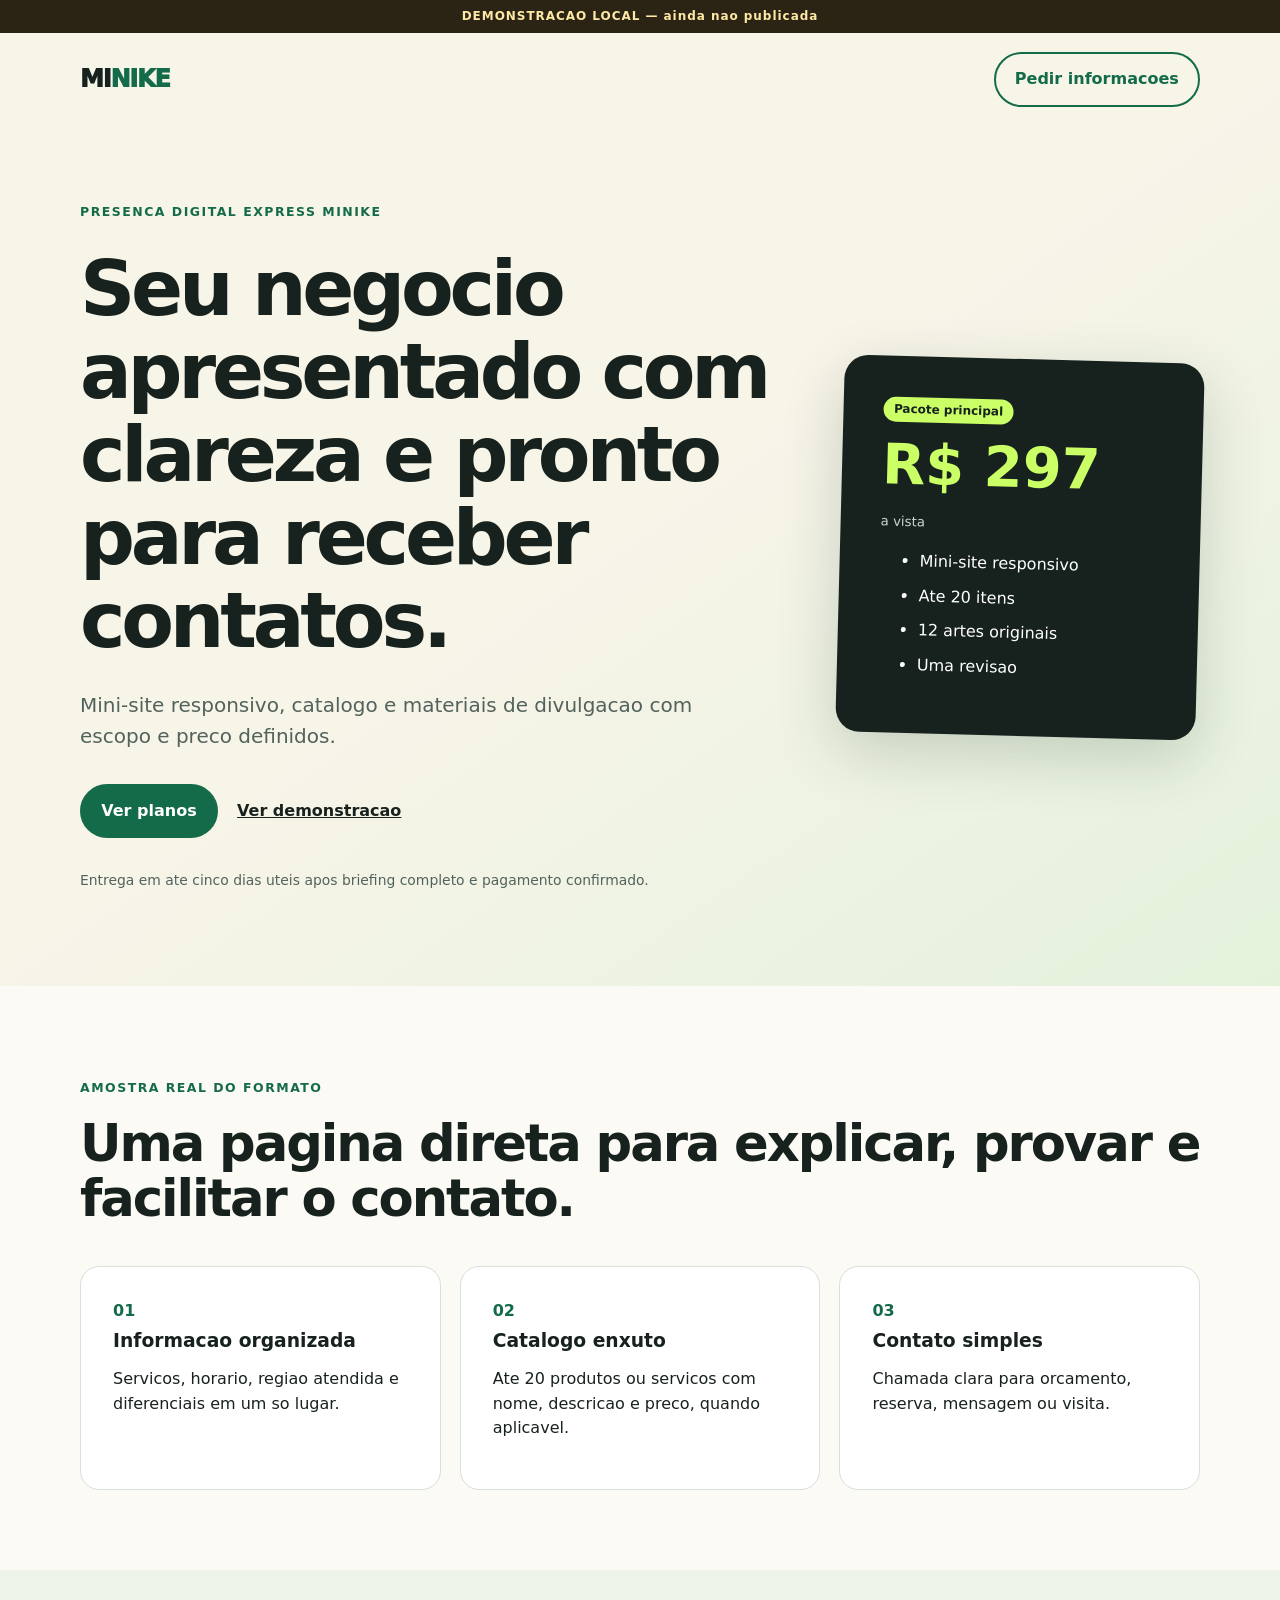
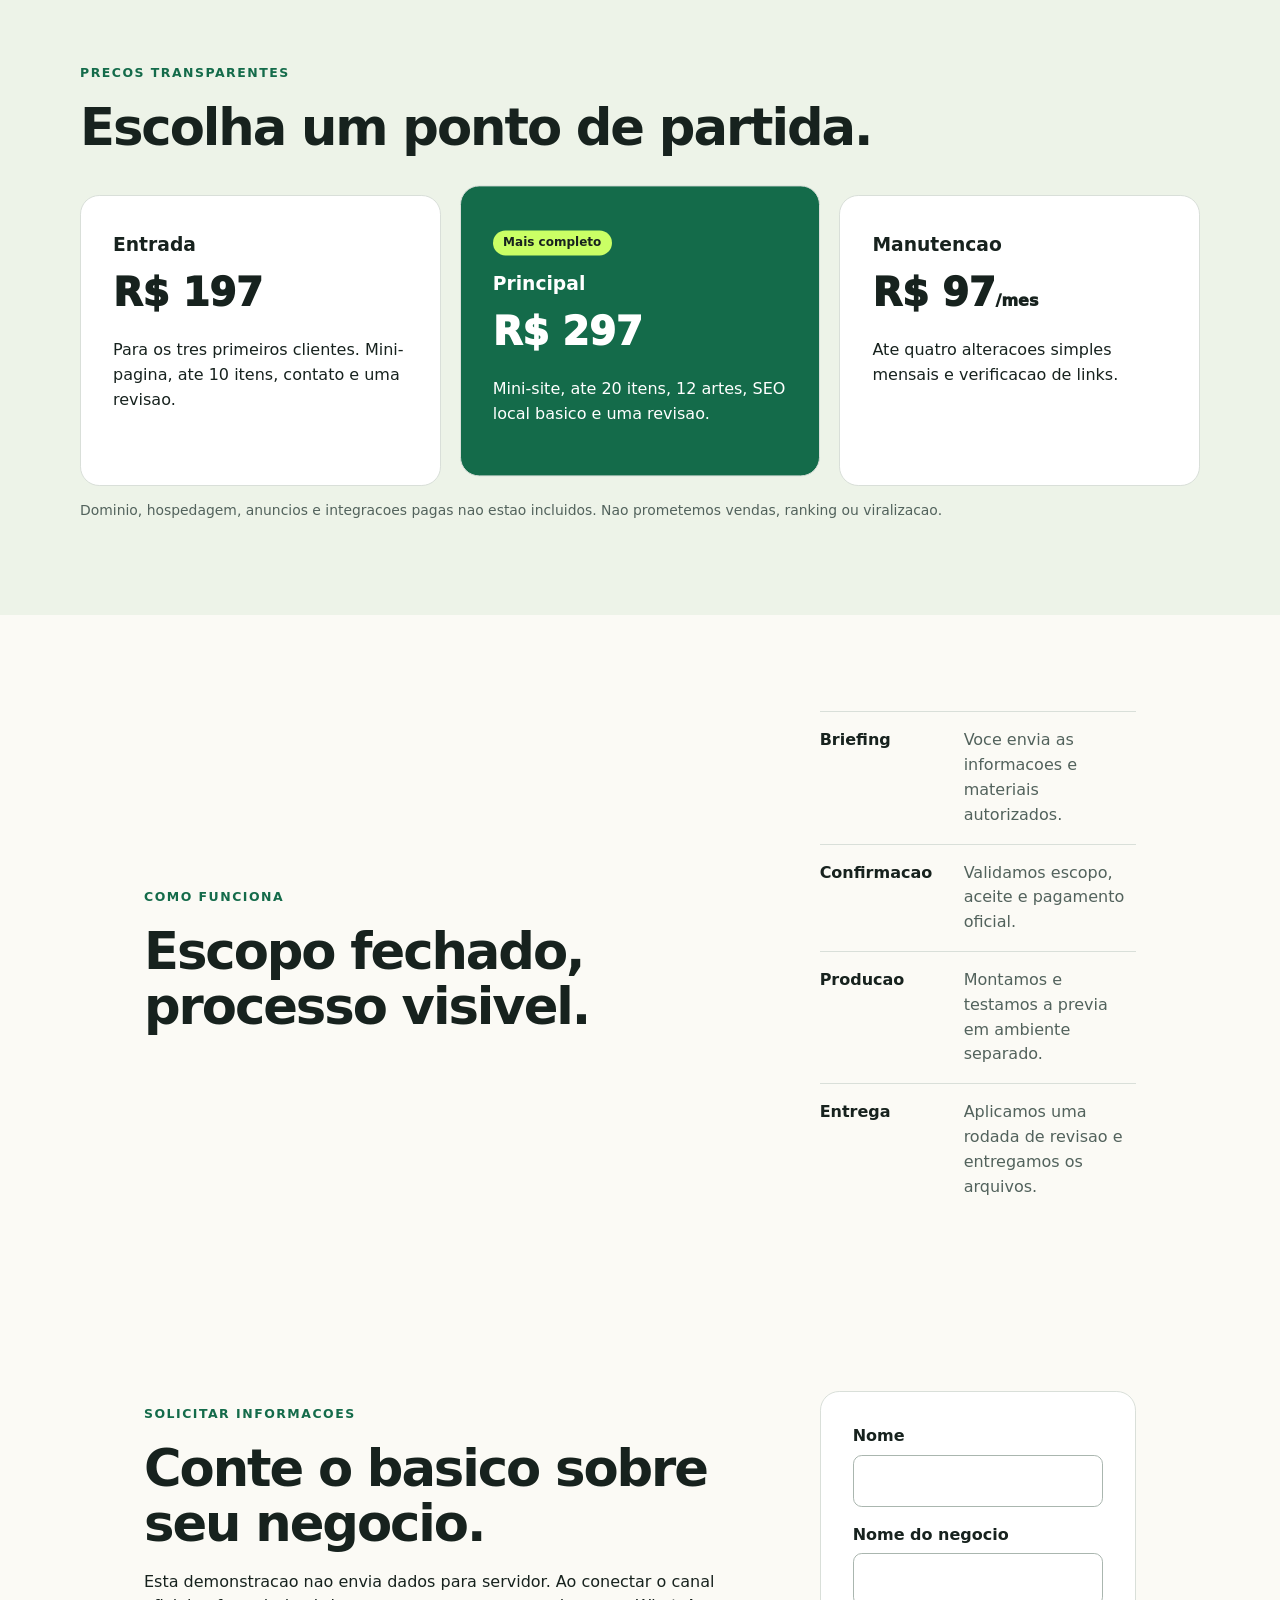
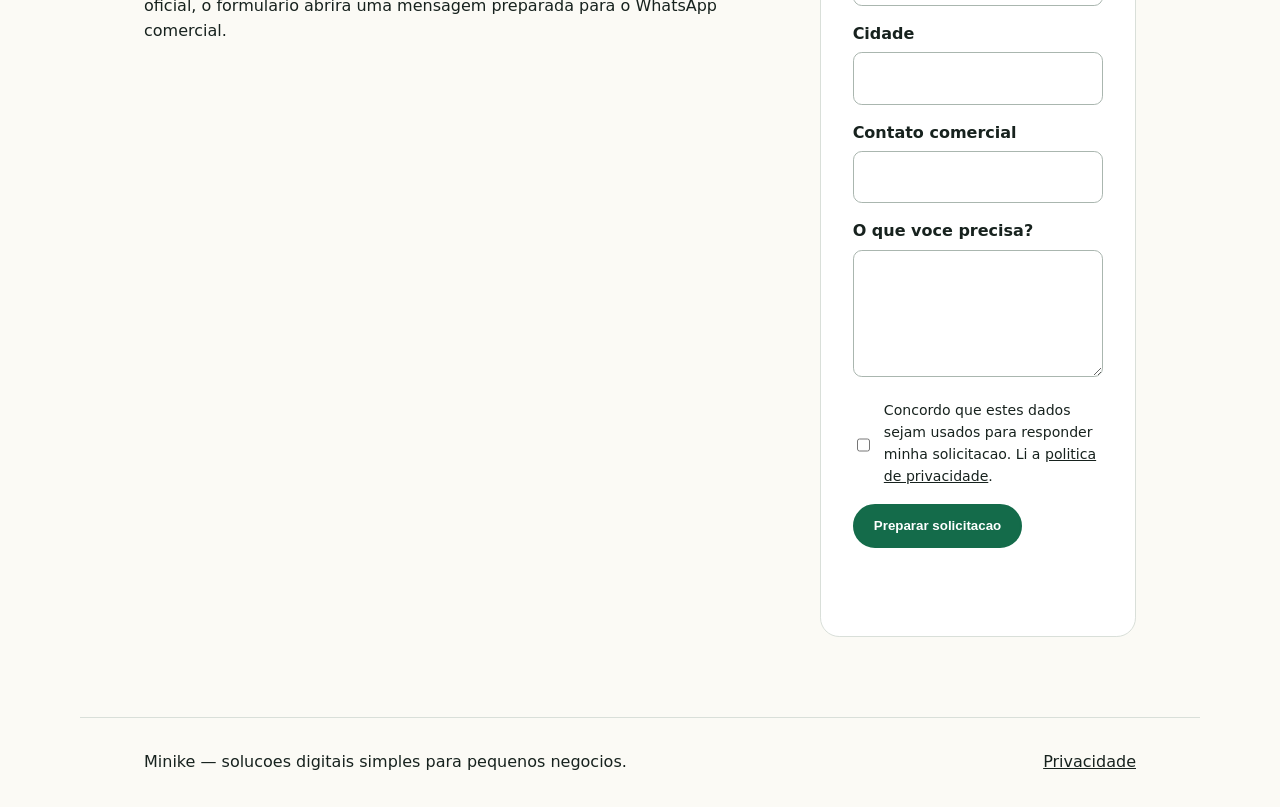
<file: index.html>
<!doctype html>
<html lang="pt-BR">
<head>
  <meta charset="utf-8">
  <meta name="viewport" content="width=device-width,initial-scale=1">
  <meta name="description" content="Mini-site, catalogo e materiais digitais para pequenos negocios.">
  <title>Presenca Digital Express | Minike</title>
  <link rel="stylesheet" href="styles.css">
</head>
<body>
  <div class="demo" role="status">DEMONSTRACAO LOCAL — ainda nao publicada</div>
  <header class="hero">
    <nav class="nav" aria-label="Principal">
      <a class="brand" href="#inicio" aria-label="Minike, inicio">MI<span>NIKE</span></a>
      <a class="button ghost" href="#contato">Pedir informacoes</a>
    </nav>
    <div id="inicio" class="hero-grid">
      <section>
        <p class="eyebrow">Presenca Digital Express Minike</p>
        <h1>Seu negocio apresentado com clareza e pronto para receber contatos.</h1>
        <p class="lead">Mini-site responsivo, catalogo e materiais de divulgacao com escopo e preco definidos.</p>
        <div class="actions">
          <a class="button" href="#planos">Ver planos</a>
          <a class="text-link" href="#demonstracao">Ver demonstracao</a>
        </div>
        <p class="fine">Entrega em ate cinco dias uteis apos briefing completo e pagamento confirmado.</p>
      </section>
      <aside class="preview" aria-label="Resumo da entrega">
        <span class="tag">Pacote principal</span>
        <strong>R$ 297</strong><small>a vista</small>
        <ul><li>Mini-site responsivo</li><li>Ate 20 itens</li><li>12 artes originais</li><li>Uma revisao</li></ul>
      </aside>
    </div>
  </header>

  <main>
    <section id="demonstracao" class="section">
      <p class="eyebrow">Amostra real do formato</p>
      <h2>Uma pagina direta para explicar, provar e facilitar o contato.</h2>
      <div class="cards">
        <article><span>01</span><h3>Informacao organizada</h3><p>Servicos, horario, regiao atendida e diferenciais em um so lugar.</p></article>
        <article><span>02</span><h3>Catalogo enxuto</h3><p>Ate 20 produtos ou servicos com nome, descricao e preco, quando aplicavel.</p></article>
        <article><span>03</span><h3>Contato simples</h3><p>Chamada clara para orcamento, reserva, mensagem ou visita.</p></article>
      </div>
    </section>

    <section id="planos" class="section tint">
      <p class="eyebrow">Precos transparentes</p><h2>Escolha um ponto de partida.</h2>
      <div class="pricing">
        <article><h3>Entrada</h3><p class="price">R$ 197</p><p>Para os tres primeiros clientes. Mini-pagina, ate 10 itens, contato e uma revisao.</p></article>
        <article class="featured"><p class="pill">Mais completo</p><h3>Principal</h3><p class="price">R$ 297</p><p>Mini-site, ate 20 itens, 12 artes, SEO local basico e uma revisao.</p></article>
        <article><h3>Manutencao</h3><p class="price">R$ 97<small>/mes</small></p><p>Ate quatro alteracoes simples mensais e verificacao de links.</p></article>
      </div>
      <p class="fine">Dominio, hospedagem, anuncios e integracoes pagas nao estao incluidos. Nao prometemos vendas, ranking ou viralizacao.</p>
    </section>

    <section class="section split">
      <div><p class="eyebrow">Como funciona</p><h2>Escopo fechado, processo visivel.</h2></div>
      <ol class="steps"><li><strong>Briefing</strong><span>Voce envia as informacoes e materiais autorizados.</span></li><li><strong>Confirmacao</strong><span>Validamos escopo, aceite e pagamento oficial.</span></li><li><strong>Producao</strong><span>Montamos e testamos a previa em ambiente separado.</span></li><li><strong>Entrega</strong><span>Aplicamos uma rodada de revisao e entregamos os arquivos.</span></li></ol>
    </section>

    <section id="contato" class="section contact">
      <div><p class="eyebrow">Solicitar informacoes</p><h2>Conte o basico sobre seu negocio.</h2><p>Esta demonstracao nao envia dados para servidor. Ao conectar o canal oficial, o formulario abrira uma mensagem preparada para o WhatsApp comercial.</p></div>
      <form id="lead-form" novalidate>
        <label>Nome<input name="nome" required maxlength="80" autocomplete="name"></label>
        <label>Nome do negocio<input name="negocio" required maxlength="100" autocomplete="organization"></label>
        <label>Cidade<input name="cidade" required maxlength="80" autocomplete="address-level2"></label>
        <label>Contato comercial<input name="contato" required maxlength="120" autocomplete="tel"></label>
        <label>O que voce precisa?<textarea name="necessidade" required maxlength="600" rows="4"></textarea></label>
        <label class="check"><input type="checkbox" name="consentimento" required><span>Concordo que estes dados sejam usados para responder minha solicitacao. Li a <a href="privacidade.html">politica de privacidade</a>.</span></label>
        <button class="button" type="submit">Preparar solicitacao</button>
        <p id="form-status" class="status" role="status" aria-live="polite"></p>
        <div id="copy-fallback" class="copy-fallback" hidden>
          <label for="prepared-message">Mensagem para copiar manualmente</label>
          <textarea id="prepared-message" readonly rows="7"></textarea>
          <p class="fine">A copia automatica nao funcionou. Copie o texto acima e envie pelo seu canal comercial. Nada foi enviado por este site.</p>
        </div>
      </form>
    </section>
  </main>
  <footer><span>Minike — solucoes digitais simples para pequenos negocios.</span><a href="privacidade.html">Privacidade</a></footer>
  <script src="app.js" defer></script>
</body>
</html>
</file>
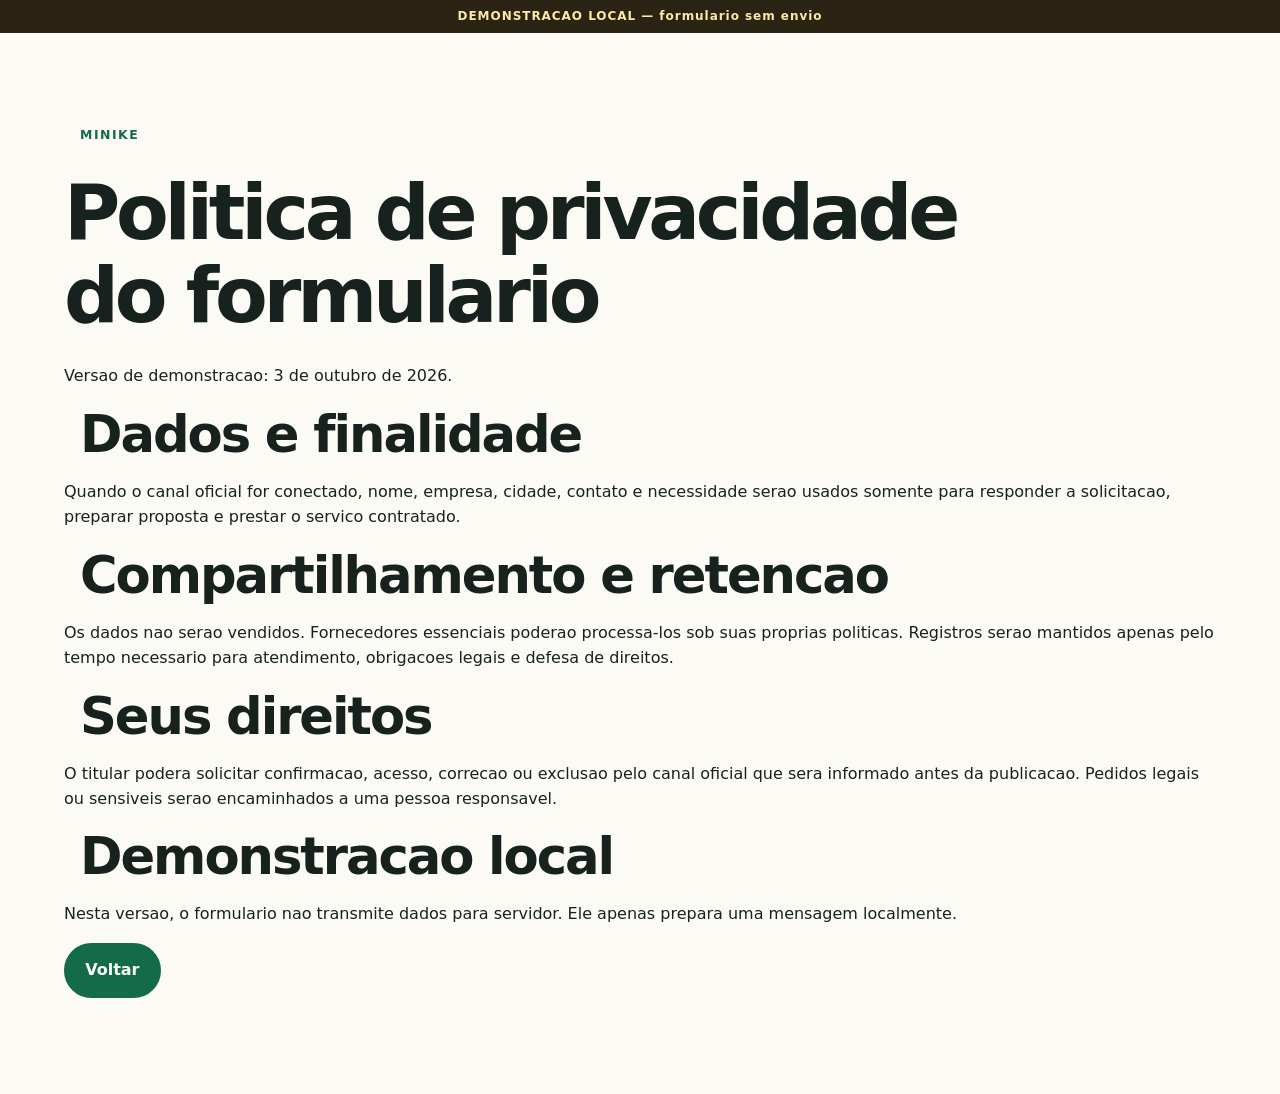
<file: privacidade.html>
<!doctype html><html lang="pt-BR"><head><meta charset="utf-8"><meta name="viewport" content="width=device-width,initial-scale=1"><title>Privacidade | Minike</title><link rel="stylesheet" href="styles.css"></head><body><div class="demo">DEMONSTRACAO LOCAL — formulario sem envio</div><main class="section"><p class="eyebrow">Minike</p><h1>Politica de privacidade do formulario</h1><p>Versao de demonstracao: 3 de outubro de 2026.</p><h2>Dados e finalidade</h2><p>Quando o canal oficial for conectado, nome, empresa, cidade, contato e necessidade serao usados somente para responder a solicitacao, preparar proposta e prestar o servico contratado.</p><h2>Compartilhamento e retencao</h2><p>Os dados nao serao vendidos. Fornecedores essenciais poderao processa-los sob suas proprias politicas. Registros serao mantidos apenas pelo tempo necessario para atendimento, obrigacoes legais e defesa de direitos.</p><h2>Seus direitos</h2><p>O titular podera solicitar confirmacao, acesso, correcao ou exclusao pelo canal oficial que sera informado antes da publicacao. Pedidos legais ou sensiveis serao encaminhados a uma pessoa responsavel.</p><h2>Demonstracao local</h2><p>Nesta versao, o formulario nao transmite dados para servidor. Ele apenas prepara uma mensagem localmente.</p><p><a class="button" href="index.html#contato">Voltar</a></p></main></body></html>
</file>
<file: styles.css>
:root{--ink:#17221e;--muted:#52625c;--paper:#fbfaf5;--green:#146b4a;--lime:#caff65;--line:#d9dfd9;--white:#fff;--max:1120px}*{box-sizing:border-box}html{scroll-behavior:smooth}body{margin:0;background:var(--paper);color:var(--ink);font:16px/1.55 system-ui,-apple-system,Segoe UI,sans-serif}a{color:inherit}.demo{padding:.45rem 1rem;background:#2b2414;color:#ffe8a4;text-align:center;font-size:.75rem;font-weight:800;letter-spacing:.08em}.hero{padding:0 5vw 5rem;background:linear-gradient(145deg,#f7f4e8 50%,#e4f2dc)}.nav{max-width:var(--max);margin:auto;display:flex;justify-content:space-between;align-items:center;padding:1.2rem 0}.brand{font-weight:950;text-decoration:none;letter-spacing:-.05em;font-size:1.5rem}.brand span{color:var(--green)}.hero-grid,.split,.contact{max-width:var(--max);margin:auto;display:grid;grid-template-columns:1.45fr .75fr;gap:4rem;align-items:center;padding-top:4rem}h1,h2,h3{line-height:1.08;margin:.35em 0}h1{font-size:clamp(2.5rem,6vw,5.4rem);letter-spacing:-.055em;max-width:900px}h2{font-size:clamp(2rem,4vw,3.5rem);letter-spacing:-.04em;max-width:800px}.lead{font-size:1.25rem;color:var(--muted);max-width:650px}.eyebrow{color:var(--green);font-size:.78rem;font-weight:900;letter-spacing:.12em;text-transform:uppercase}.actions{display:flex;gap:1.2rem;align-items:center;margin:2rem 0}.button{display:inline-block;border:2px solid var(--green);border-radius:999px;padding:.8rem 1.2rem;background:var(--green);color:#fff;font-weight:800;text-decoration:none;cursor:pointer}.button:hover{filter:brightness(.9)}.button:focus-visible,a:focus-visible,input:focus-visible,textarea:focus-visible{outline:3px solid #e39800;outline-offset:3px}.ghost{background:transparent;color:var(--green)}.text-link{font-weight:800}.fine{font-size:.87rem;color:var(--muted)}.preview{background:var(--ink);color:#fff;padding:2.5rem;border-radius:1.5rem;box-shadow:0 20px 60px #17332730;transform:rotate(1.5deg)}.preview strong{display:block;font-size:3.5rem;color:var(--lime)}.preview small{color:#c9d5cf}.preview li{margin:.6rem 0}.tag,.pill{display:inline-block;background:var(--lime);color:var(--ink);padding:.2rem .65rem;border-radius:999px;font-size:.75rem;font-weight:900}.section{padding:5rem 5vw}.section>h2,.section>.eyebrow,.cards,.pricing,.section>.fine{max-width:var(--max);margin-left:auto;margin-right:auto}.cards,.pricing{display:grid;grid-template-columns:repeat(3,1fr);gap:1.2rem;margin-top:2.5rem}.cards article,.pricing article{background:var(--white);padding:2rem;border:1px solid var(--line);border-radius:1.2rem}.cards span{font-weight:900;color:var(--green)}.tint{background:#edf3e8}.pricing .featured{background:var(--green);color:#fff;transform:translateY(-.6rem)}.price{font-size:2.4rem;font-weight:950;margin:.5rem 0}.price small{font-size:1rem}.steps{list-style:none;padding:0}.steps li{display:grid;grid-template-columns:9rem 1fr;border-top:1px solid var(--line);padding:1rem 0}.steps span{color:var(--muted)}.contact{padding:5rem 5vw;align-items:start}.contact form{background:#fff;border:1px solid var(--line);padding:2rem;border-radius:1.2rem}label{display:block;font-weight:700;margin-bottom:1rem}input,textarea{width:100%;margin-top:.35rem;padding:.8rem;border:1px solid #aab6af;border-radius:.55rem;font:inherit}.check{display:flex;gap:.7rem;font-weight:400;font-size:.88rem}.check input{width:auto;margin-top:.3rem}.status{min-height:1.5rem;font-weight:700}.status.error{color:#a32525}.status.ok{color:var(--green)}.status.warning{color:#7c4f00}.copy-fallback{margin-top:1rem}.copy-fallback textarea{resize:vertical}footer{max-width:var(--max);margin:auto;padding:2rem 5vw;border-top:1px solid var(--line);display:flex;justify-content:space-between;gap:1rem}@media(max-width:760px){.hero-grid,.split,.contact{grid-template-columns:1fr;gap:2rem;padding-top:2.5rem}.preview{transform:none}.cards,.pricing{grid-template-columns:1fr}.pricing .featured{transform:none}.section{padding:3.5rem 5vw}.steps li{grid-template-columns:1fr}.nav .ghost{display:none}}
</file>
